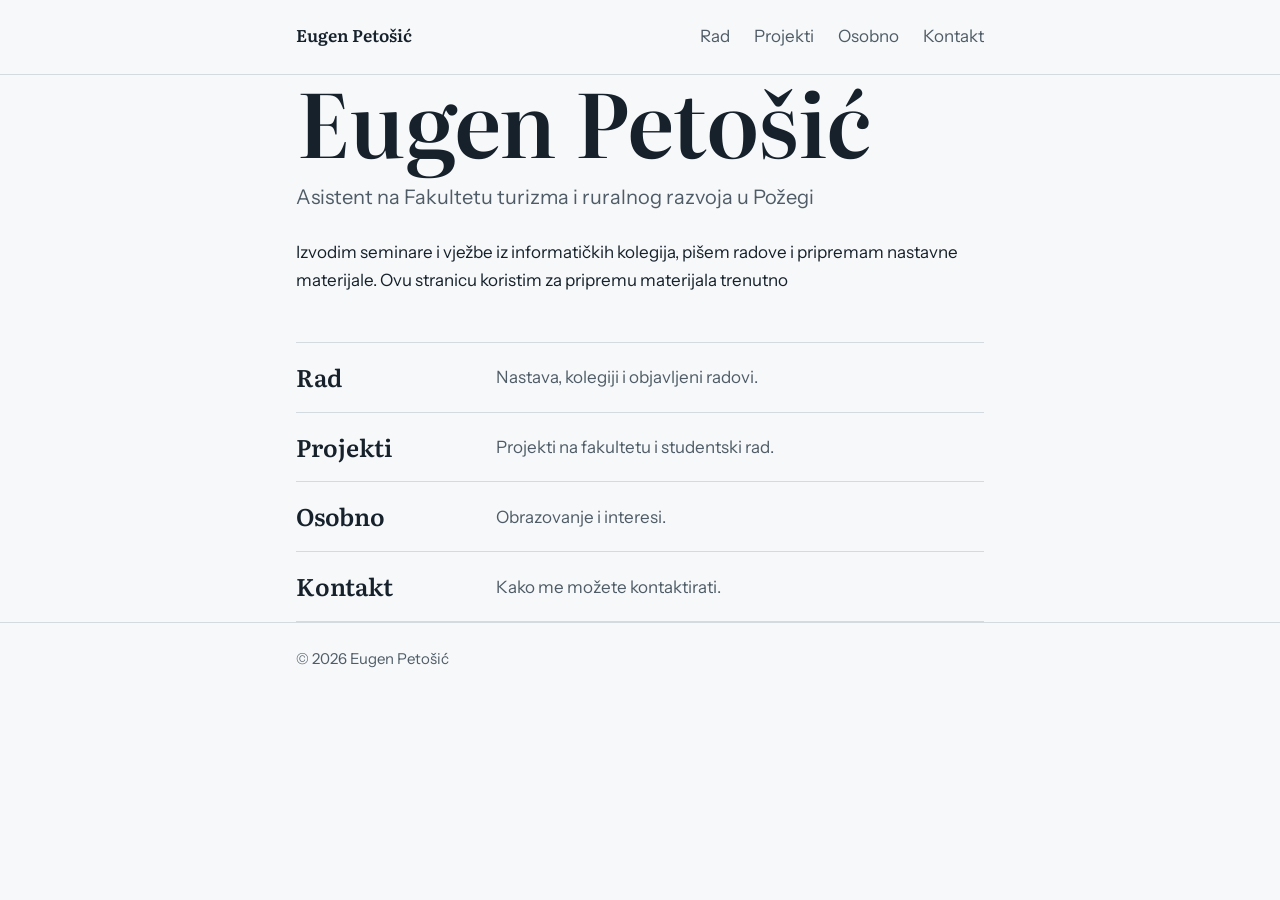
<file: index.html>
<!DOCTYPE html>
<html lang="hr">
<head>
<meta charset="utf-8">
<meta name="viewport" content="width=device-width, initial-scale=1">
<title>Eugen Petošić</title>
<meta name="description" content="Osobna stranica Eugena Petošića, asistenta na Fakultetu turizma i ruralnog razvoja u Požegi.">
<link rel="preconnect" href="https://fonts.googleapis.com">
<link rel="preconnect" href="https://fonts.gstatic.com" crossorigin>
<link href="https://fonts.googleapis.com/css2?family=Instrument+Sans:wght@400;500;600&family=Literata:opsz,wght@7..72,500;7..72,600&display=swap" rel="stylesheet">
<link rel="stylesheet" href="style.css">
</head>
<body class="home">
<header class="site">
<div class="wrap bar">
<a class="brand" href="index.html" aria-current="page">Eugen Petošić</a>
<nav aria-label="Glavna navigacija"><ul><li><a href="rad.html">Rad</a></li><li><a href="projekti.html">Projekti</a></li><li><a href="osobno.html">Osobno</a></li><li><a href="kontakt.html">Kontakt</a></li></ul></nav>
</div>
</header>
<main class="wrap">

<h1>Eugen Petošić</h1>
<p class="role">Asistent na Fakultetu turizma i ruralnog razvoja u Požegi</p>
<p>Izvodim seminare i vježbe iz informatičkih kolegija, pišem radove i pripremam nastavne materijale. Ovu stranicu koristim za pripremu materijala trenutno
<ul class="index"><li><a href="rad.html"><span class="t">Rad</span><span class="d">Nastava, kolegiji i objavljeni radovi.</span></a></li><li><a href="projekti.html"><span class="t">Projekti</span><span class="d">Projekti na fakultetu i studentski rad.</span></a></li><li><a href="osobno.html"><span class="t">Osobno</span><span class="d">Obrazovanje i interesi.</span></a></li><li><a href="kontakt.html"><span class="t">Kontakt</span><span class="d">Kako me možete kontaktirati.</span></a></li></ul>

</main>
<footer class="site">
<div class="wrap">© 2026 Eugen Petošić</div>
</footer>
</body>
</html>
</file>
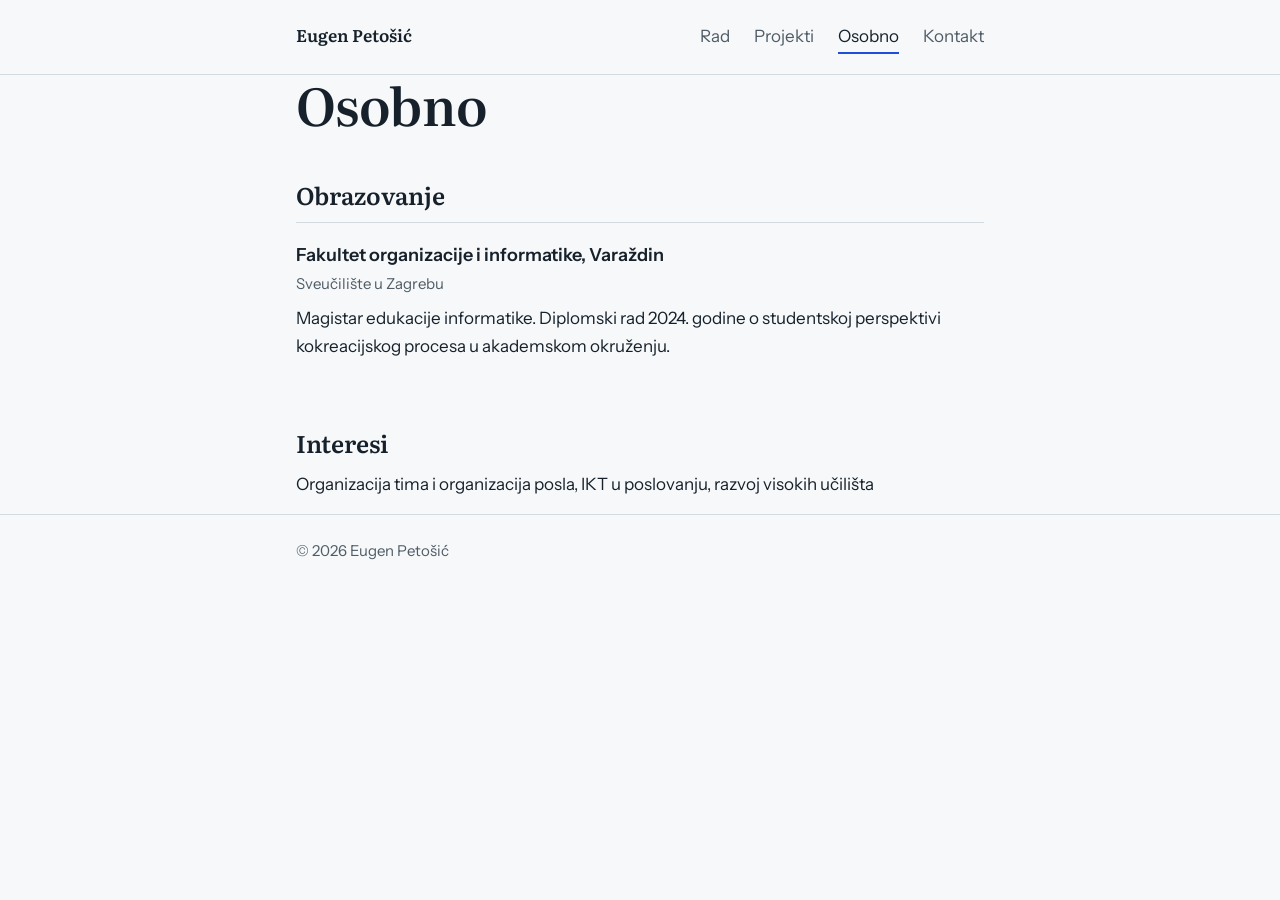
<file: osobno.html>
<!DOCTYPE html>
<html lang="hr">
<head>
<meta charset="utf-8">
<meta name="viewport" content="width=device-width, initial-scale=1">
<title>Osobno | Eugen Petošić</title>
<meta name="description" content="Obrazovanje i interesi Eugena Petošića.">
<link rel="preconnect" href="https://fonts.googleapis.com">
<link rel="preconnect" href="https://fonts.gstatic.com" crossorigin>
<link href="https://fonts.googleapis.com/css2?family=Instrument+Sans:wght@400;500;600&family=Literata:opsz,wght@7..72,500;7..72,600&display=swap" rel="stylesheet">
<link rel="stylesheet" href="style.css">
</head>
<body>
<header class="site">
<div class="wrap bar">
<a class="brand" href="index.html">Eugen Petošić</a>
<nav aria-label="Glavna navigacija"><ul><li><a href="rad.html">Rad</a></li><li><a href="projekti.html">Projekti</a></li><li><a href="osobno.html" aria-current="page">Osobno</a></li><li><a href="kontakt.html">Kontakt</a></li></ul></nav>
</div>
</header>
<main class="wrap">

<h1>Osobno</h1>

<h2>Obrazovanje</h2>
<div class="entry">
<h3>Fakultet organizacije i informatike, Varaždin</h3>
<p class="meta">Sveučilište u Zagrebu</p>
<p>Magistar edukacije informatike. Diplomski rad 2024. godine o studentskoj perspektivi kokreacijskog procesa u akademskom okruženju.</p>
</div>

<h2>Interesi</h2>
<p>Organizacija tima i organizacija posla, IKT u poslovanju, razvoj visokih učilišta</p>


</main>
<footer class="site">
<div class="wrap">© 2026 Eugen Petošić</div>
</footer>
</body>
</html>
</file>
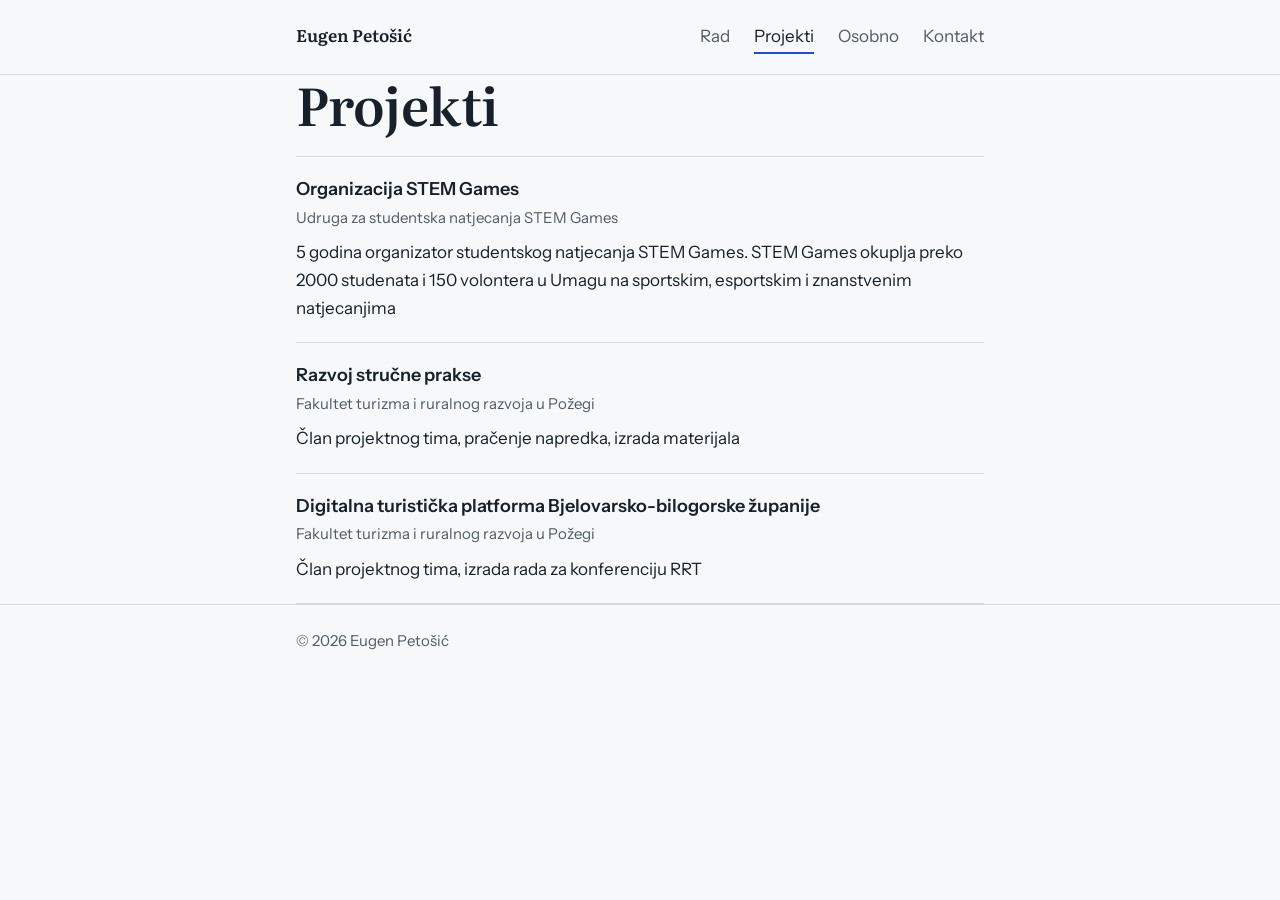
<file: projekti.html>
<!DOCTYPE html>
<html lang="hr">
<head>
<meta charset="utf-8">
<meta name="viewport" content="width=device-width, initial-scale=1">
<title>Projekti | Eugen Petošić</title>
<meta name="description" content="Projekti Eugena Petošića na fakultetu i u studentskom radu.">
<link rel="preconnect" href="https://fonts.googleapis.com">
<link rel="preconnect" href="https://fonts.gstatic.com" crossorigin>
<link href="https://fonts.googleapis.com/css2?family=Instrument+Sans:wght@400;500;600&family=Literata:opsz,wght@7..72,500;7..72,600&display=swap" rel="stylesheet">
<link rel="stylesheet" href="style.css">
</head>
<body>
<header class="site">
<div class="wrap bar">
<a class="brand" href="index.html">Eugen Petošić</a>
<nav aria-label="Glavna navigacija"><ul><li><a href="rad.html">Rad</a></li><li><a href="projekti.html" aria-current="page">Projekti</a></li><li><a href="osobno.html">Osobno</a></li><li><a href="kontakt.html">Kontakt</a></li></ul></nav>
</div>
</header>
<main class="wrap">

<h1>Projekti</h1>

<div class="entry">
<h3>Organizacija STEM Games</h3>
<p class="meta">Udruga za studentska natjecanja STEM Games</p>
<p>5 godina organizator studentskog natjecanja STEM Games. STEM Games okuplja preko 2000 studenata i 150 volontera u Umagu na sportskim, esportskim i znanstvenim natjecanjima </p>
</div>
  
<div class="entry">
<h3>Razvoj stručne prakse</h3>
<p class="meta">Fakultet turizma i ruralnog razvoja u Požegi</p>
<p>Član projektnog tima, pračenje napredka, izrada materijala</p>
</div>

<div class="entry">
<h3>Digitalna turistička platforma Bjelovarsko-bilogorske županije</h3>
<p class="meta">Fakultet turizma i ruralnog razvoja u Požegi</p>
<p>Član projektnog tima, izrada rada za konferenciju RRT</p>
</div>



</main>
<footer class="site">
<div class="wrap">© 2026 Eugen Petošić</div>
</footer>
</body>
</html>
</file>
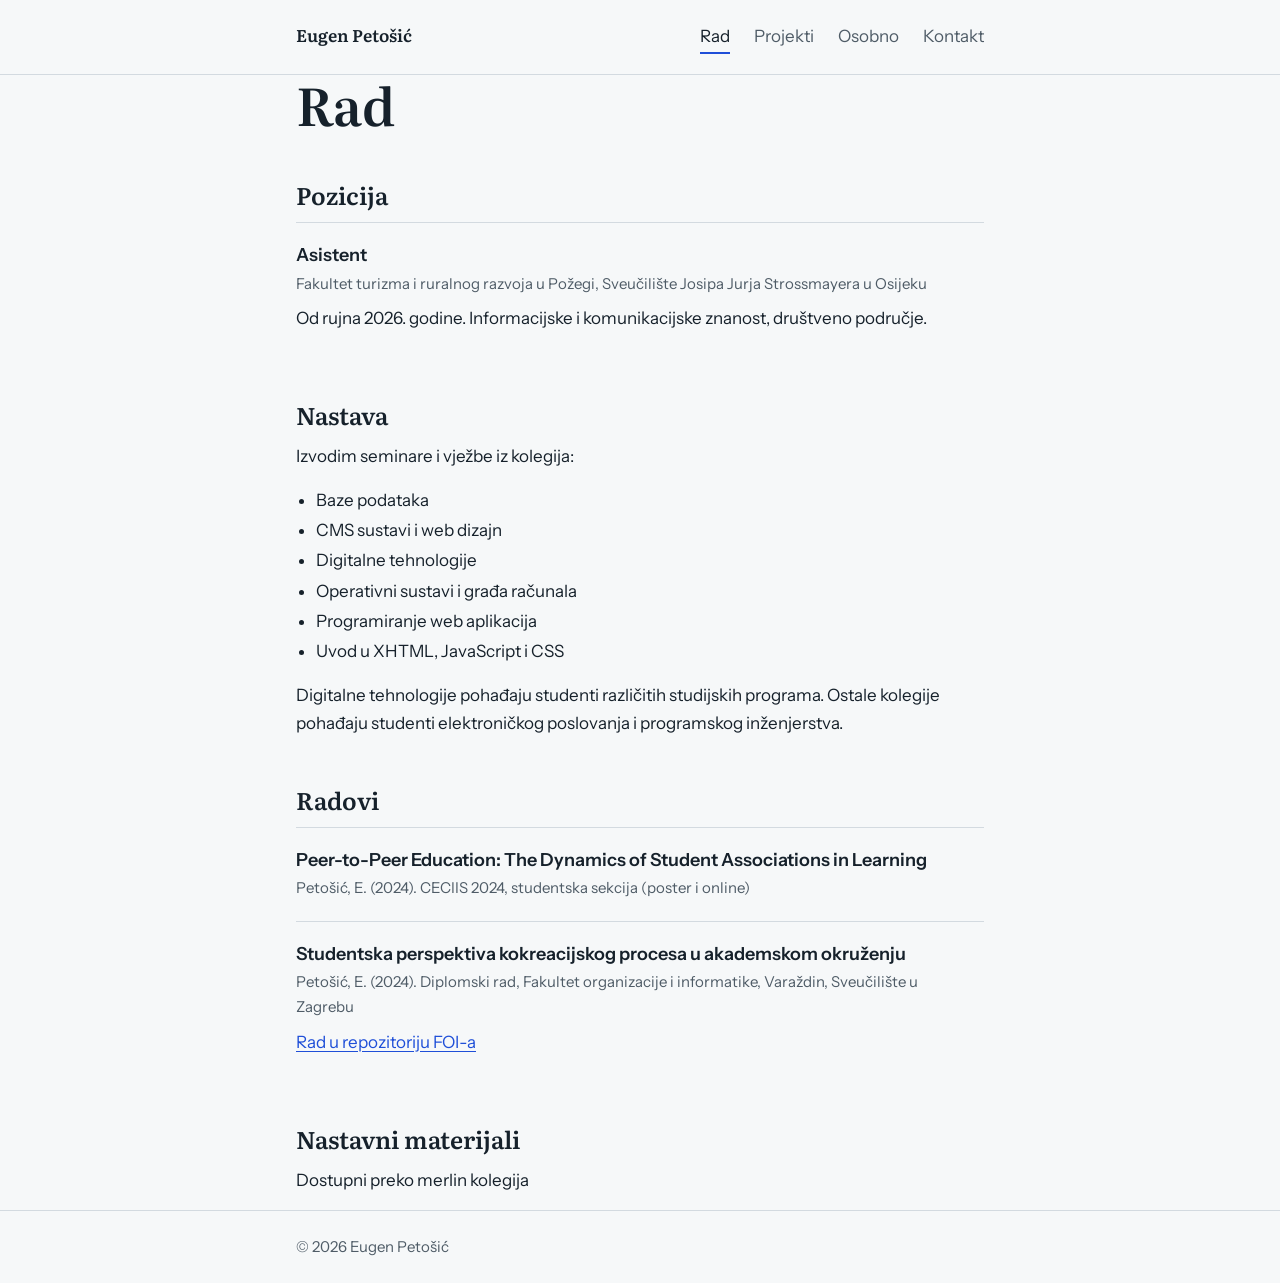
<file: rad.html>
<!DOCTYPE html>
<html lang="hr">
<head>
<meta charset="utf-8">
<meta name="viewport" content="width=device-width, initial-scale=1">
<title>Rad | Eugen Petošić</title>
<meta name="description" content="Pozicija, kolegiji i radovi Eugena Petošića.">
<link rel="preconnect" href="https://fonts.googleapis.com">
<link rel="preconnect" href="https://fonts.gstatic.com" crossorigin>
<link href="https://fonts.googleapis.com/css2?family=Instrument+Sans:wght@400;500;600&family=Literata:opsz,wght@7..72,500;7..72,600&display=swap" rel="stylesheet">
<link rel="stylesheet" href="style.css">
</head>
<body>
<header class="site">
<div class="wrap bar">
<a class="brand" href="index.html">Eugen Petošić</a>
<nav aria-label="Glavna navigacija"><ul><li><a href="rad.html" aria-current="page">Rad</a></li><li><a href="projekti.html">Projekti</a></li><li><a href="osobno.html">Osobno</a></li><li><a href="kontakt.html">Kontakt</a></li></ul></nav>
</div>
</header>
<main class="wrap">

<h1>Rad</h1>

<h2>Pozicija</h2>
<div class="entry">
<h3>Asistent</h3>
<p class="meta">Fakultet turizma i ruralnog razvoja u Požegi, Sveučilište Josipa Jurja Strossmayera u Osijeku</p>
<p>Od rujna 2026. godine. Informacijske i komunikacijske znanost, društveno područje.</p>
</div>

<h2>Nastava</h2>
<p>Izvodim seminare i vježbe iz kolegija:</p>
<ul class="plain"><li>Baze podataka</li><li>CMS sustavi i web dizajn</li><li>Digitalne tehnologije</li><li>Operativni sustavi i građa računala</li><li>Programiranje web aplikacija</li><li>Uvod u XHTML, JavaScript i CSS</li></ul>
<p>Digitalne tehnologije pohađaju studenti različitih studijskih programa. Ostale kolegije pohađaju studenti elektroničkog poslovanja i programskog inženjerstva.</p>

<h2>Radovi</h2>
<div class="entry">
<h3>Peer-to-Peer Education: The Dynamics of Student Associations in Learning</h3>
<p class="meta">Petošić, E. (2024). CECIIS 2024, studentska sekcija (poster i online)</p>
</div>
<div class="entry">
<h3>Studentska perspektiva kokreacijskog procesa u akademskom okruženju</h3>
<p class="meta">Petošić, E. (2024). Diplomski rad, Fakultet organizacije i informatike, Varaždin, Sveučilište u Zagrebu</p>
<p><a href="https://repozitorij.foi.unizg.hr/en/islandora/object/foi:8505">Rad u repozitoriju FOI-a</a></p>
</div>

<h2>Nastavni materijali</h2>
<p>Dostupni preko merlin kolegija</p>

</main>
<footer class="site">
<div class="wrap">© 2026 Eugen Petošić</div>
</footer>
</body>
</html>
</file>
<file: style.css>
:root{
  --bg:#F6F8F9;
  --ink:#16212B;
  --muted:#4F5C67;
  --line:#D3DAE0;
  --accent:#1F4FD8;
  --mark:#FFEFA8;
  --serif:"Literata",Georgia,"Times New Roman",serif;
  --sans:"Instrument Sans",system-ui,-apple-system,"Segoe UI",Roboto,sans-serif;
}
*{box-sizing:border-box}
html{-webkit-text-size-adjust:100%}
body{margin:0;background:var(--bg);color:var(--ink);font:400 1.0625rem/1.65 var(--sans)}
.wrap{max-width:46rem;margin:0 auto;padding:0 1.5rem}

a{color:var(--accent);text-underline-offset:.2em}
a:focus-visible{outline:3px solid var(--accent);outline-offset:3px;border-radius:2px}

header.site{border-bottom:1px solid var(--line)}
.bar{display:flex;flex-wrap:wrap;align-items:baseline;justify-content:space-between;gap:.5rem 2rem;padding-top:1.25rem;padding-bottom:1.25rem}
.brand{font-family:var(--serif);font-weight:600;color:var(--ink);text-decoration:none}
nav ul{display:flex;flex-wrap:wrap;gap:.25rem 1.5rem;list-style:none;margin:0;padding:0}
nav a{display:inline-block;padding:.125rem 0;color:var(--muted);text-decoration:none;border-bottom:2px solid transparent}
nav a:hover{color:var(--ink)}
nav a[aria-current="page"]{color:var(--ink);border-bottom-color:var(--accent)}

main{padding-top:3.5rem;padding-bottom:5rem}
h1,h2{font-family:var(--serif);font-weight:600;color:var(--ink)}
h1{font-size:clamp(2.25rem,6vw,3.25rem);line-height:1.1;letter-spacing:-.01em;margin:0 0 1.5rem}
h2{font-size:1.5rem;line-height:1.25;margin:3rem 0 .75rem}
h3{font-size:1.125rem;font-weight:600;line-height:1.35;margin:0 0 .25rem}
p{max-width:68ch;margin:0 0 1rem}

.home h1{font-size:clamp(3rem,11vw,5.5rem);line-height:1.02;margin-bottom:1rem}
.role{font-size:1.25rem;color:var(--muted);margin-bottom:1.5rem}

.index{list-style:none;margin:3rem 0 0;padding:0;border-top:1px solid var(--line)}
.index a{display:grid;grid-template-columns:11rem 1fr;gap:.25rem 1.5rem;padding:1.25rem 0;border-bottom:1px solid var(--line);color:var(--ink);text-decoration:none}
.index .t{font-family:var(--serif);font-size:1.5rem;font-weight:600;line-height:1.2}
.index .d{color:var(--muted);align-self:center}
.index a:hover .t{color:var(--accent)}

.entry{padding:1.25rem 0;border-top:1px solid var(--line)}
.entry:last-child{border-bottom:1px solid var(--line)}
.entry p:last-child{margin-bottom:0}
.meta{color:var(--muted);font-size:.9375rem;margin-bottom:.5rem}

ul.plain{margin:0 0 1rem;padding-left:1.25rem;max-width:68ch}
ul.plain li{margin:.125rem 0}

.contact{display:grid;grid-template-columns:8rem 1fr;gap:1rem 1.5rem;margin:0;max-width:68ch}
.contact dt{color:var(--muted)}
.contact dd{margin:0}

mark.todo{background:var(--mark);color:var(--ink);padding:0 .2em;border-radius:2px}

footer.site{border-top:1px solid var(--line);padding:1.5rem 0;color:var(--muted);font-size:.9375rem}

@media (max-width:36rem){
  .index a{grid-template-columns:1fr}
  .contact{grid-template-columns:1fr;gap:.125rem}
  .contact dd{margin-bottom:1rem}
  main{padding-top:2.5rem}
}
</file>
